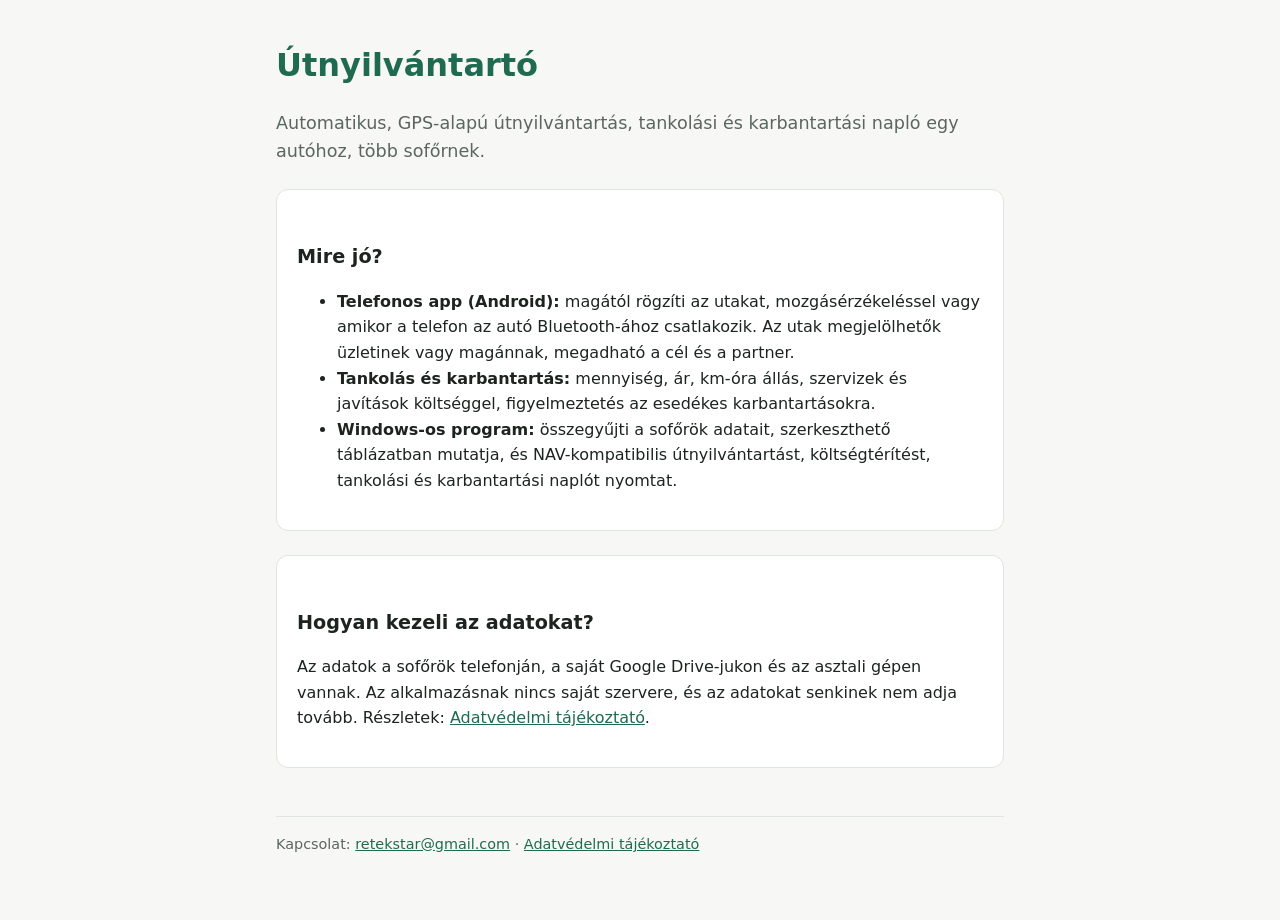
<file: index.html>
<!doctype html>
<html lang="hu">
<head>
<meta charset="utf-8">
<meta name="viewport" content="width=device-width, initial-scale=1">
<title>Útnyilvántartó</title>
<link rel="stylesheet" href="style.css">
</head>
<body>
<main>
  <h1>Útnyilvántartó</h1>
  <p class="lead">Automatikus, GPS-alapú útnyilvántartás, tankolási és karbantartási napló egy autóhoz, több sofőrnek.</p>

  <div class="card">
    <h2>Mire jó?</h2>
    <ul>
      <li><strong>Telefonos app (Android):</strong> magától rögzíti az utakat, mozgásérzékeléssel vagy amikor a telefon az autó Bluetooth-ához csatlakozik. Az utak megjelölhetők üzletinek vagy magánnak, megadható a cél és a partner.</li>
      <li><strong>Tankolás és karbantartás:</strong> mennyiség, ár, km-óra állás, szervizek és javítások költséggel, figyelmeztetés az esedékes karbantartásokra.</li>
      <li><strong>Windows-os program:</strong> összegyűjti a sofőrök adatait, szerkeszthető táblázatban mutatja, és NAV-kompatibilis útnyilvántartást, költségtérítést, tankolási és karbantartási naplót nyomtat.</li>
    </ul>
  </div>

  <div class="card">
    <h2>Hogyan kezeli az adatokat?</h2>
    <p>Az adatok a sofőrök telefonján, a saját Google Drive-jukon és az asztali gépen vannak. Az alkalmazásnak nincs saját szervere, és az adatokat senkinek nem adja tovább. Részletek: <a href="adatvedelem.html">Adatvédelmi tájékoztató</a>.</p>
  </div>

  <footer>
    Kapcsolat: <a href="mailto:retekstar@gmail.com">retekstar@gmail.com</a> · <a href="adatvedelem.html">Adatvédelmi tájékoztató</a>
  </footer>
</main>
</body>
</html>
</file>
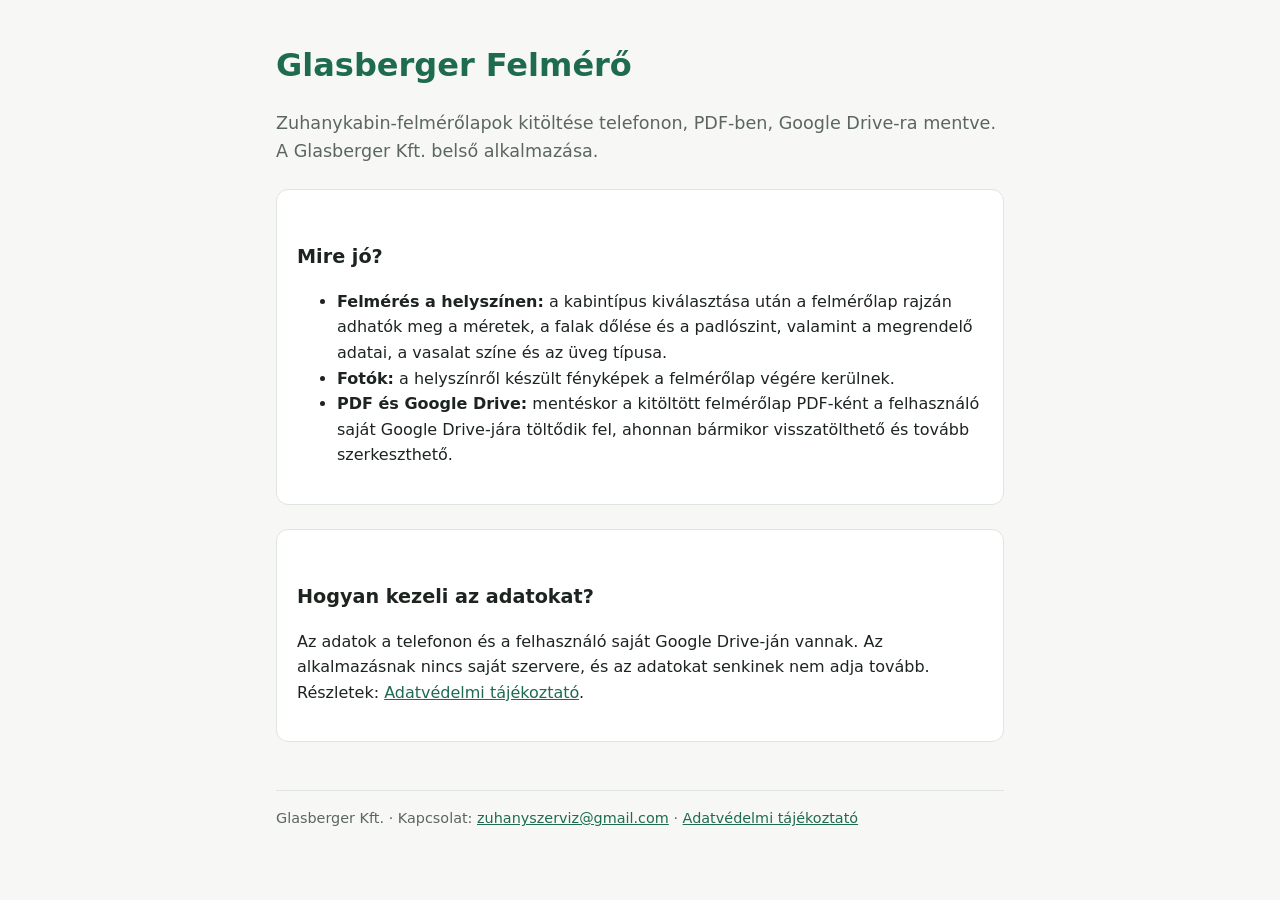
<file: felmero/index.html>
<!doctype html>
<html lang="hu">
<head>
<meta charset="utf-8">
<meta name="viewport" content="width=device-width, initial-scale=1">
<title>Glasberger Felmérő</title>
<link rel="stylesheet" href="../style.css">
</head>
<body>
<main>
  <h1>Glasberger Felmérő</h1>
  <p class="lead">Zuhanykabin-felmérőlapok kitöltése telefonon, PDF-ben, Google Drive-ra mentve. A Glasberger Kft. belső alkalmazása.</p>

  <div class="card">
    <h2>Mire jó?</h2>
    <ul>
      <li><strong>Felmérés a helyszínen:</strong> a kabintípus kiválasztása után a felmérőlap rajzán adhatók meg a méretek, a falak dőlése és a padlószint, valamint a megrendelő adatai, a vasalat színe és az üveg típusa.</li>
      <li><strong>Fotók:</strong> a helyszínről készült fényképek a felmérőlap végére kerülnek.</li>
      <li><strong>PDF és Google Drive:</strong> mentéskor a kitöltött felmérőlap PDF-ként a felhasználó saját Google Drive-jára töltődik fel, ahonnan bármikor visszatölthető és tovább szerkeszthető.</li>
    </ul>
  </div>

  <div class="card">
    <h2>Hogyan kezeli az adatokat?</h2>
    <p>Az adatok a telefonon és a felhasználó saját Google Drive-ján vannak. Az alkalmazásnak nincs saját szervere, és az adatokat senkinek nem adja tovább. Részletek: <a href="adatvedelem.html">Adatvédelmi tájékoztató</a>.</p>
  </div>

  <footer>
    Glasberger Kft. · Kapcsolat: <a href="mailto:zuhanyszerviz@gmail.com">zuhanyszerviz@gmail.com</a> · <a href="adatvedelem.html">Adatvédelmi tájékoztató</a>
  </footer>
</main>
</body>
</html>
</file>
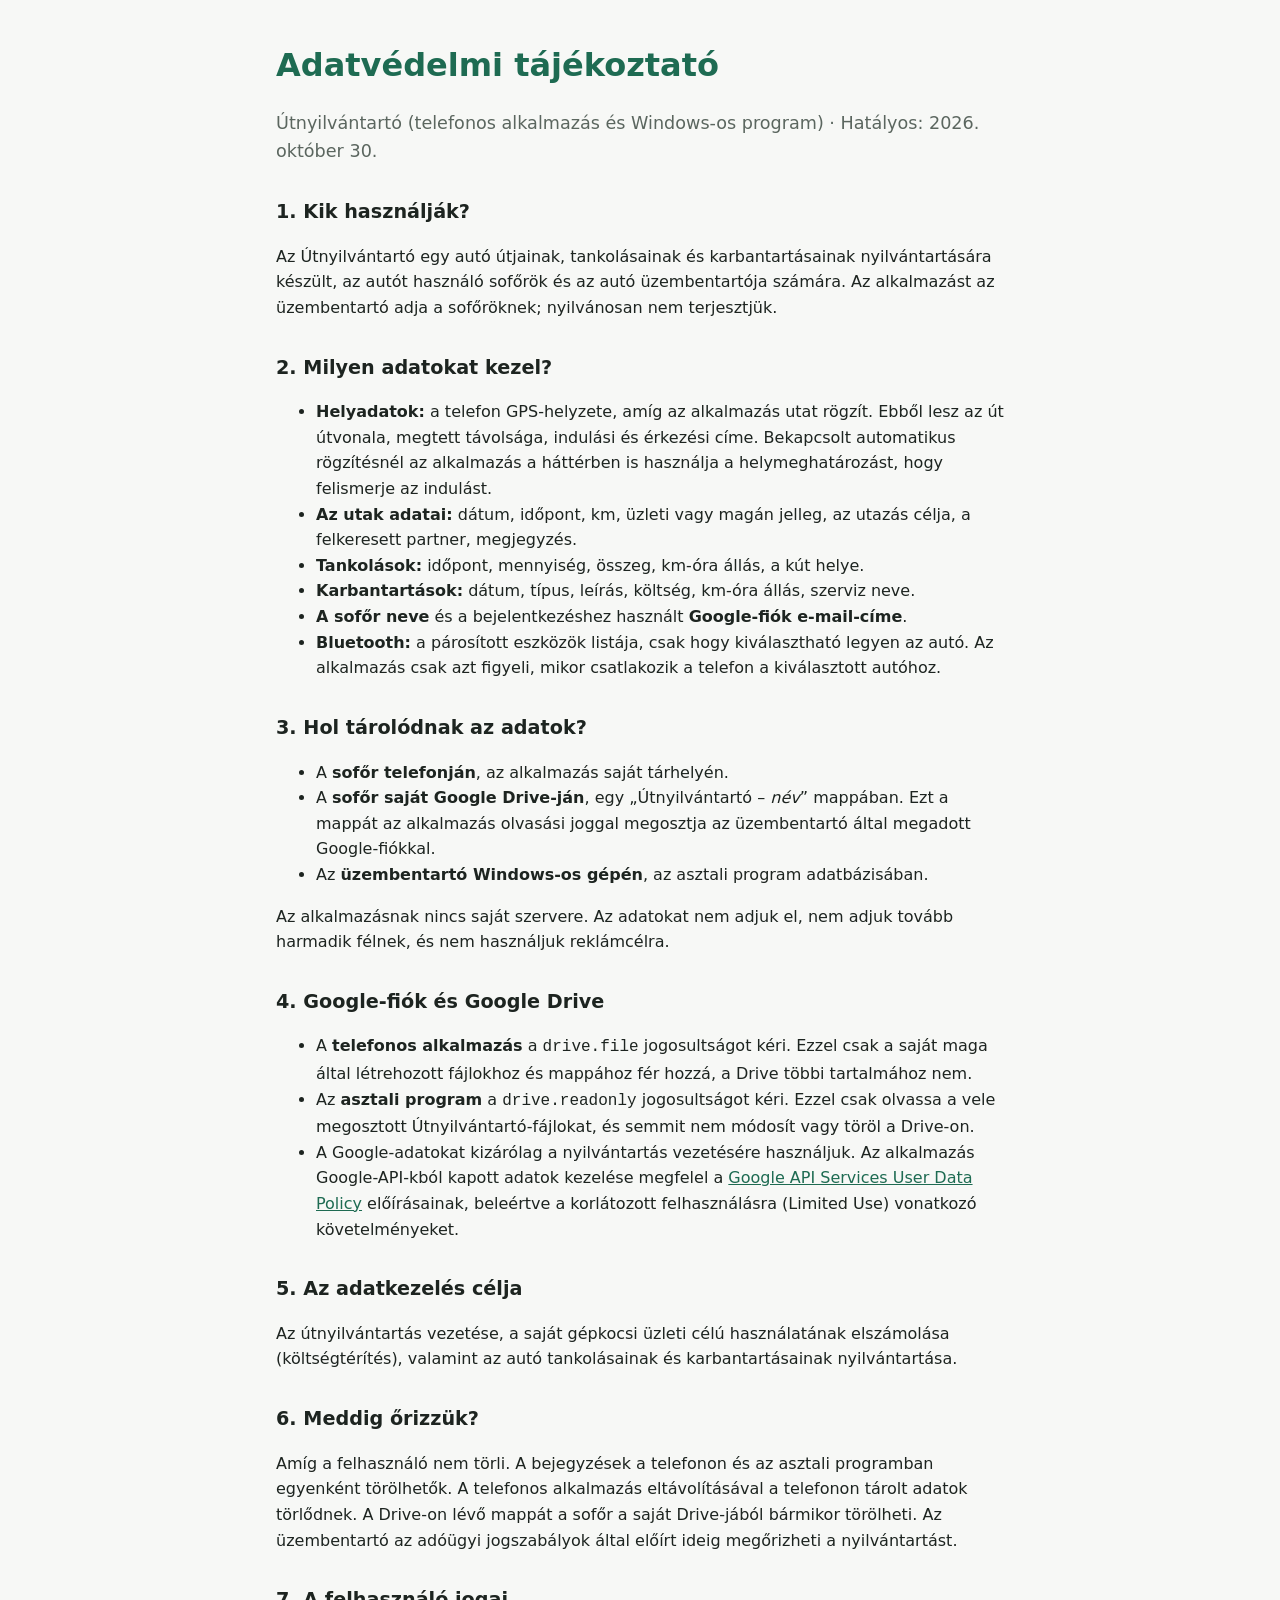
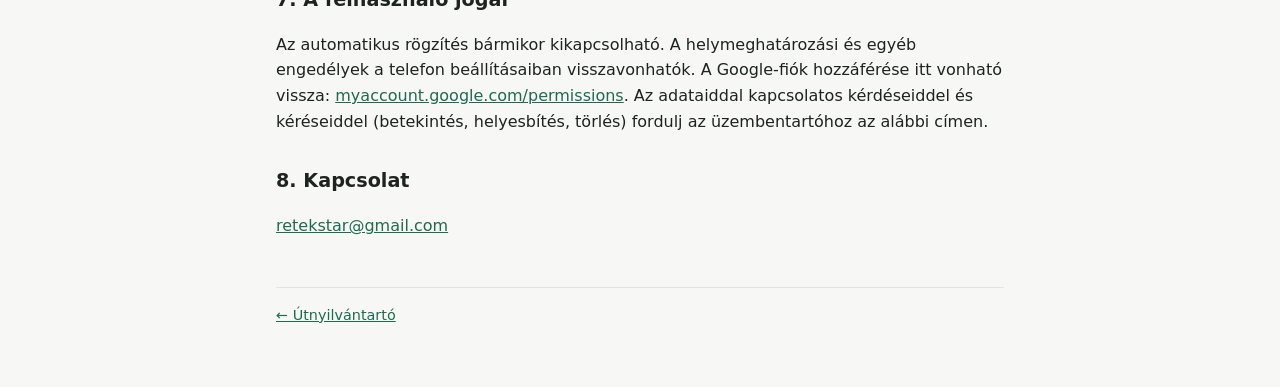
<file: adatvedelem.html>
<!doctype html>
<html lang="hu">
<head>
<meta charset="utf-8">
<meta name="viewport" content="width=device-width, initial-scale=1">
<title>Adatvédelmi tájékoztató – Útnyilvántartó</title>
<link rel="stylesheet" href="style.css">
</head>
<body>
<main>
  <h1>Adatvédelmi tájékoztató</h1>
  <p class="lead">Útnyilvántartó (telefonos alkalmazás és Windows-os program) · Hatályos: 2026. október 30.</p>

  <h2>1. Kik használják?</h2>
  <p>Az Útnyilvántartó egy autó útjainak, tankolásainak és karbantartásainak nyilvántartására készült, az autót használó sofőrök és az autó üzembentartója számára. Az alkalmazást az üzembentartó adja a sofőröknek; nyilvánosan nem terjesztjük.</p>

  <h2>2. Milyen adatokat kezel?</h2>
  <ul>
    <li><strong>Helyadatok:</strong> a telefon GPS-helyzete, amíg az alkalmazás utat rögzít. Ebből lesz az út útvonala, megtett távolsága, indulási és érkezési címe. Bekapcsolt automatikus rögzítésnél az alkalmazás a háttérben is használja a helymeghatározást, hogy felismerje az indulást.</li>
    <li><strong>Az utak adatai:</strong> dátum, időpont, km, üzleti vagy magán jelleg, az utazás célja, a felkeresett partner, megjegyzés.</li>
    <li><strong>Tankolások:</strong> időpont, mennyiség, összeg, km-óra állás, a kút helye.</li>
    <li><strong>Karbantartások:</strong> dátum, típus, leírás, költség, km-óra állás, szerviz neve.</li>
    <li><strong>A sofőr neve</strong> és a bejelentkezéshez használt <strong>Google-fiók e-mail-címe</strong>.</li>
    <li><strong>Bluetooth:</strong> a párosított eszközök listája, csak hogy kiválasztható legyen az autó. Az alkalmazás csak azt figyeli, mikor csatlakozik a telefon a kiválasztott autóhoz.</li>
  </ul>

  <h2>3. Hol tárolódnak az adatok?</h2>
  <ul>
    <li>A <strong>sofőr telefonján</strong>, az alkalmazás saját tárhelyén.</li>
    <li>A <strong>sofőr saját Google Drive-ján</strong>, egy „Útnyilvántartó – <em>név</em>” mappában. Ezt a mappát az alkalmazás olvasási joggal megosztja az üzembentartó által megadott Google-fiókkal.</li>
    <li>Az <strong>üzembentartó Windows-os gépén</strong>, az asztali program adatbázisában.</li>
  </ul>
  <p>Az alkalmazásnak nincs saját szervere. Az adatokat nem adjuk el, nem adjuk tovább harmadik félnek, és nem használjuk reklámcélra.</p>

  <h2>4. Google-fiók és Google Drive</h2>
  <ul>
    <li>A <strong>telefonos alkalmazás</strong> a <code>drive.file</code> jogosultságot kéri. Ezzel csak a saját maga által létrehozott fájlokhoz és mappához fér hozzá, a Drive többi tartalmához nem.</li>
    <li>Az <strong>asztali program</strong> a <code>drive.readonly</code> jogosultságot kéri. Ezzel csak olvassa a vele megosztott Útnyilvántartó-fájlokat, és semmit nem módosít vagy töröl a Drive-on.</li>
    <li>A Google-adatokat kizárólag a nyilvántartás vezetésére használjuk. Az alkalmazás Google-API-kból kapott adatok kezelése megfelel a <a href="https://developers.google.com/terms/api-services-user-data-policy">Google API Services User Data Policy</a> előírásainak, beleértve a korlátozott felhasználásra (Limited Use) vonatkozó követelményeket.</li>
  </ul>

  <h2>5. Az adatkezelés célja</h2>
  <p>Az útnyilvántartás vezetése, a saját gépkocsi üzleti célú használatának elszámolása (költségtérítés), valamint az autó tankolásainak és karbantartásainak nyilvántartása.</p>

  <h2>6. Meddig őrizzük?</h2>
  <p>Amíg a felhasználó nem törli. A bejegyzések a telefonon és az asztali programban egyenként törölhetők. A telefonos alkalmazás eltávolításával a telefonon tárolt adatok törlődnek. A Drive-on lévő mappát a sofőr a saját Drive-jából bármikor törölheti. Az üzembentartó az adóügyi jogszabályok által előírt ideig megőrizheti a nyilvántartást.</p>

  <h2>7. A felhasználó jogai</h2>
  <p>Az automatikus rögzítés bármikor kikapcsolható. A helymeghatározási és egyéb engedélyek a telefon beállításaiban visszavonhatók. A Google-fiók hozzáférése itt vonható vissza: <a href="https://myaccount.google.com/permissions">myaccount.google.com/permissions</a>. Az adataiddal kapcsolatos kérdéseiddel és kéréseiddel (betekintés, helyesbítés, törlés) fordulj az üzembentartóhoz az alábbi címen.</p>

  <h2>8. Kapcsolat</h2>
  <p><a href="mailto:retekstar@gmail.com">retekstar@gmail.com</a></p>

  <footer><a href="index.html">← Útnyilvántartó</a></footer>
</main>
</body>
</html>
</file>
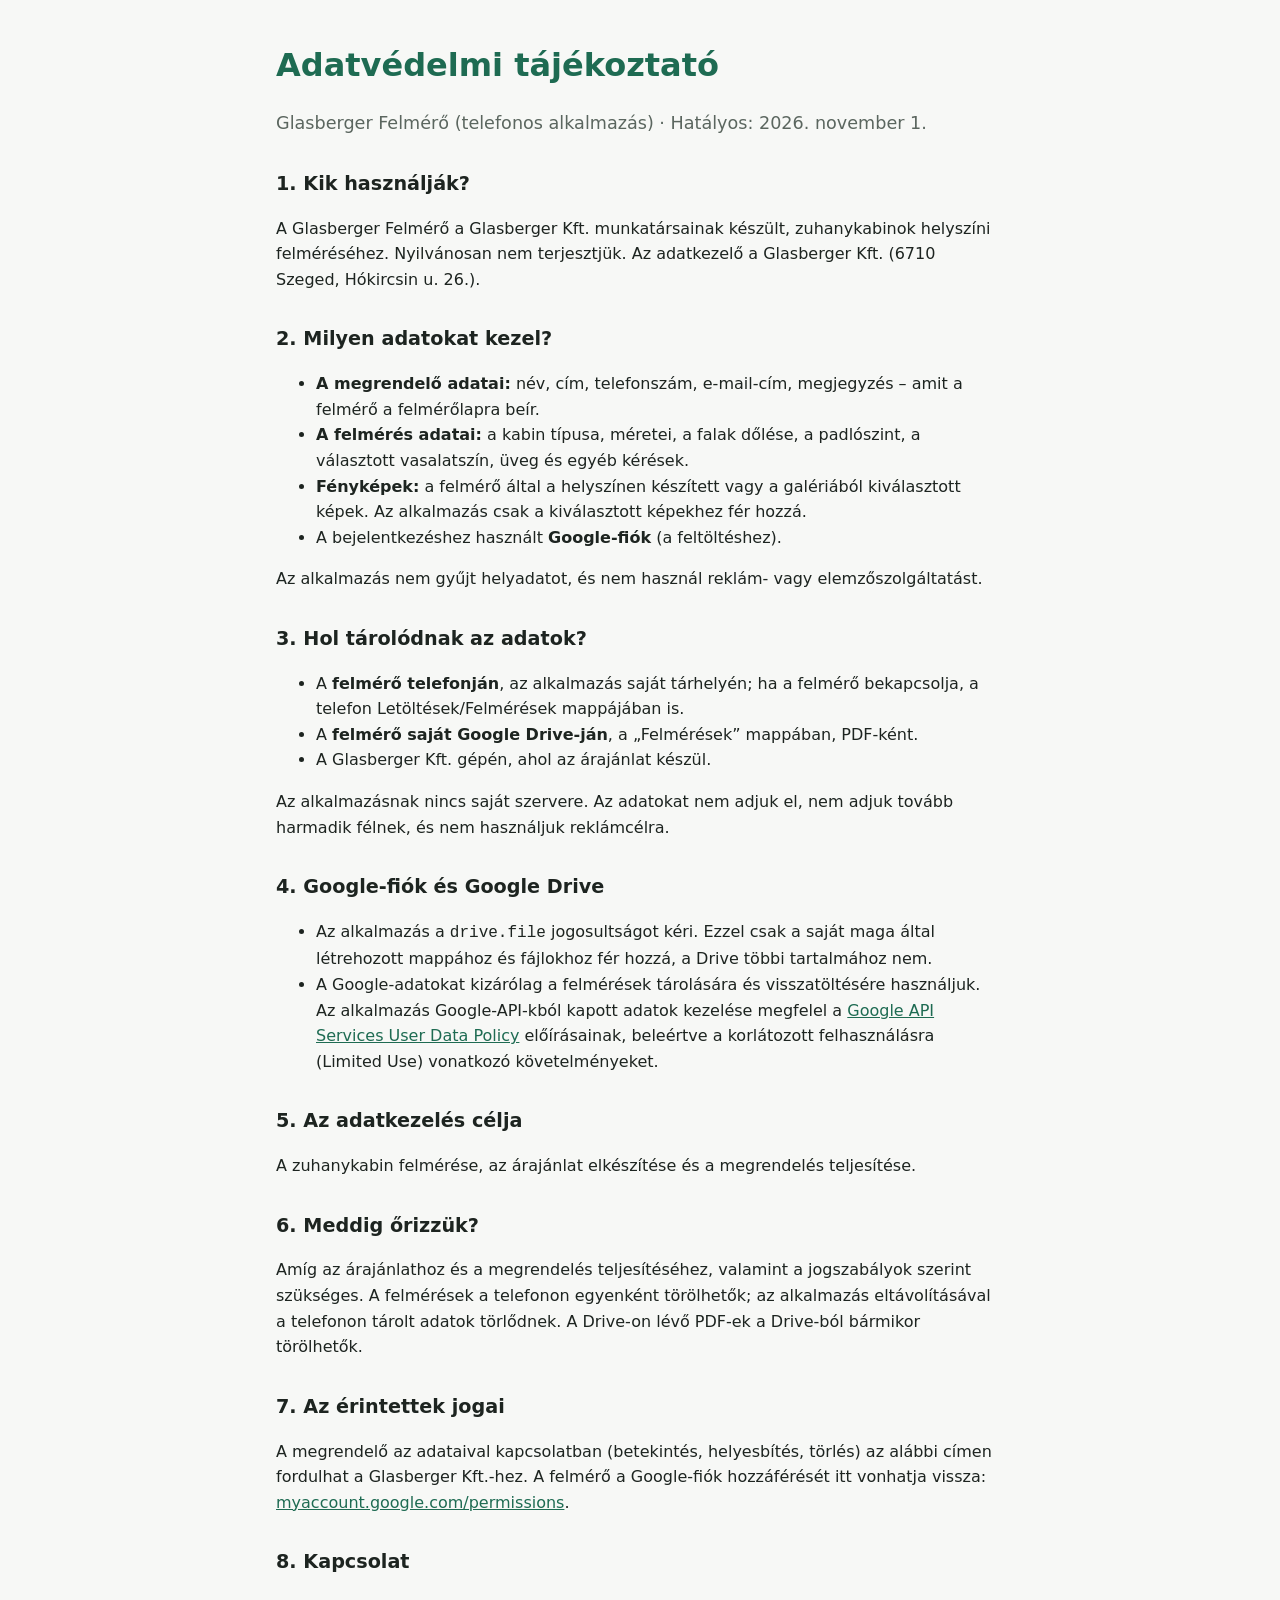
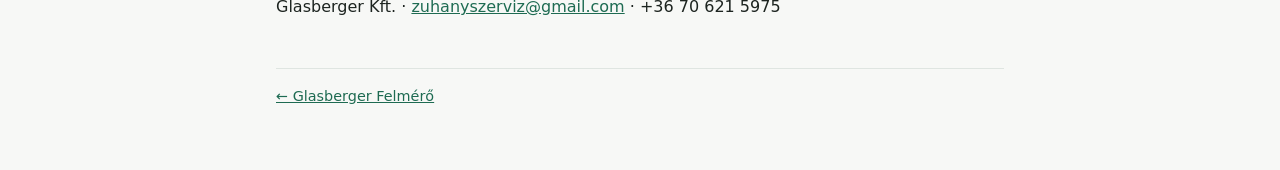
<file: felmero/adatvedelem.html>
<!doctype html>
<html lang="hu">
<head>
<meta charset="utf-8">
<meta name="viewport" content="width=device-width, initial-scale=1">
<title>Adatvédelmi tájékoztató – Glasberger Felmérő</title>
<link rel="stylesheet" href="../style.css">
</head>
<body>
<main>
  <h1>Adatvédelmi tájékoztató</h1>
  <p class="lead">Glasberger Felmérő (telefonos alkalmazás) · Hatályos: 2026. november 1.</p>

  <h2>1. Kik használják?</h2>
  <p>A Glasberger Felmérő a Glasberger Kft. munkatársainak készült, zuhanykabinok helyszíni felméréséhez. Nyilvánosan nem terjesztjük. Az adatkezelő a Glasberger Kft. (6710 Szeged, Hókircsin u. 26.).</p>

  <h2>2. Milyen adatokat kezel?</h2>
  <ul>
    <li><strong>A megrendelő adatai:</strong> név, cím, telefonszám, e-mail-cím, megjegyzés – amit a felmérő a felmérőlapra beír.</li>
    <li><strong>A felmérés adatai:</strong> a kabin típusa, méretei, a falak dőlése, a padlószint, a választott vasalatszín, üveg és egyéb kérések.</li>
    <li><strong>Fényképek:</strong> a felmérő által a helyszínen készített vagy a galériából kiválasztott képek. Az alkalmazás csak a kiválasztott képekhez fér hozzá.</li>
    <li>A bejelentkezéshez használt <strong>Google-fiók</strong> (a feltöltéshez).</li>
  </ul>
  <p>Az alkalmazás nem gyűjt helyadatot, és nem használ reklám- vagy elemzőszolgáltatást.</p>

  <h2>3. Hol tárolódnak az adatok?</h2>
  <ul>
    <li>A <strong>felmérő telefonján</strong>, az alkalmazás saját tárhelyén; ha a felmérő bekapcsolja, a telefon Letöltések/Felmérések mappájában is.</li>
    <li>A <strong>felmérő saját Google Drive-ján</strong>, a „Felmérések” mappában, PDF-ként.</li>
    <li>A Glasberger Kft. gépén, ahol az árajánlat készül.</li>
  </ul>
  <p>Az alkalmazásnak nincs saját szervere. Az adatokat nem adjuk el, nem adjuk tovább harmadik félnek, és nem használjuk reklámcélra.</p>

  <h2>4. Google-fiók és Google Drive</h2>
  <ul>
    <li>Az alkalmazás a <code>drive.file</code> jogosultságot kéri. Ezzel csak a saját maga által létrehozott mappához és fájlokhoz fér hozzá, a Drive többi tartalmához nem.</li>
    <li>A Google-adatokat kizárólag a felmérések tárolására és visszatöltésére használjuk. Az alkalmazás Google-API-kból kapott adatok kezelése megfelel a <a href="https://developers.google.com/terms/api-services-user-data-policy">Google API Services User Data Policy</a> előírásainak, beleértve a korlátozott felhasználásra (Limited Use) vonatkozó követelményeket.</li>
  </ul>

  <h2>5. Az adatkezelés célja</h2>
  <p>A zuhanykabin felmérése, az árajánlat elkészítése és a megrendelés teljesítése.</p>

  <h2>6. Meddig őrizzük?</h2>
  <p>Amíg az árajánlathoz és a megrendelés teljesítéséhez, valamint a jogszabályok szerint szükséges. A felmérések a telefonon egyenként törölhetők; az alkalmazás eltávolításával a telefonon tárolt adatok törlődnek. A Drive-on lévő PDF-ek a Drive-ból bármikor törölhetők.</p>

  <h2>7. Az érintettek jogai</h2>
  <p>A megrendelő az adataival kapcsolatban (betekintés, helyesbítés, törlés) az alábbi címen fordulhat a Glasberger Kft.-hez. A felmérő a Google-fiók hozzáférését itt vonhatja vissza: <a href="https://myaccount.google.com/permissions">myaccount.google.com/permissions</a>.</p>

  <h2>8. Kapcsolat</h2>
  <p>Glasberger Kft. · <a href="mailto:zuhanyszerviz@gmail.com">zuhanyszerviz@gmail.com</a> · +36 70 621 5975</p>

  <footer><a href="index.html">← Glasberger Felmérő</a></footer>
</main>
</body>
</html>
</file>
<file: style.css>
:root{--bg:#f7f8f6;--fg:#1d2420;--muted:#5b665f;--accent:#1e6b52;--card:#fff;--line:#dfe5e1}
@media (prefers-color-scheme:dark){:root{--bg:#141917;--fg:#e6ebe8;--muted:#9aa7a0;--accent:#6fcfa8;--card:#1c2320;--line:#2c3631}}
*{box-sizing:border-box}
body{margin:0;background:var(--bg);color:var(--fg);font:16px/1.6 system-ui,-apple-system,"Segoe UI",Roboto,sans-serif}
main{max-width:760px;margin:0 auto;padding:40px 16px 64px}
h1{font-size:2rem;margin:0 0 8px;color:var(--accent)}
h2{font-size:1.2rem;margin:32px 0 8px}
p,li{color:var(--fg)}
.lead{color:var(--muted);font-size:1.1rem}
.card{background:var(--card);border:1px solid var(--line);border-radius:12px;padding:20px;margin:24px 0}
a{color:var(--accent)}
footer{margin-top:48px;color:var(--muted);font-size:.9rem;border-top:1px solid var(--line);padding-top:16px}
</file>
